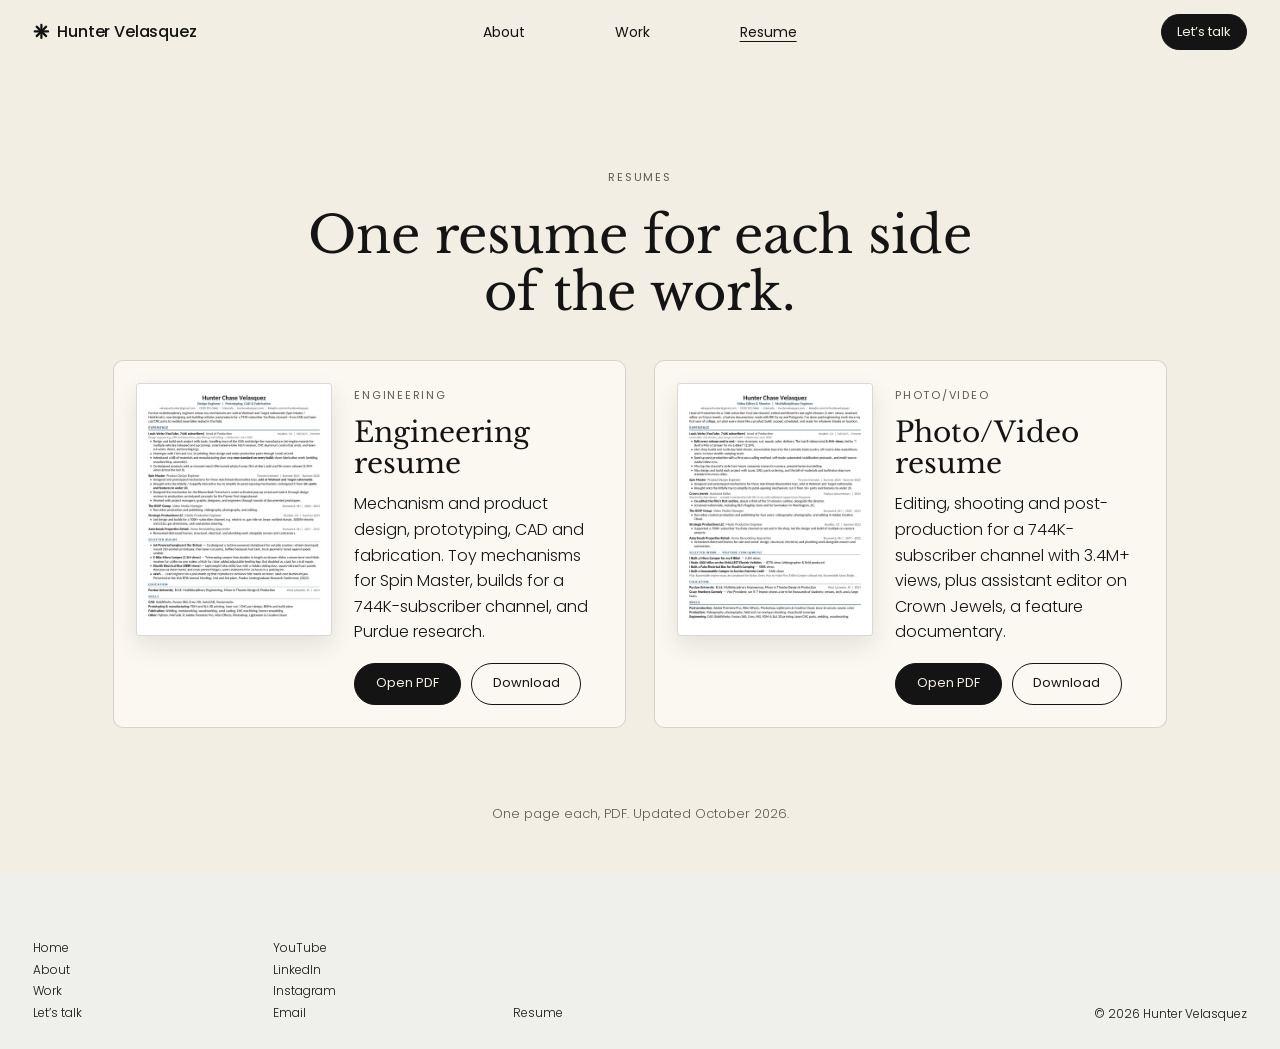
<file: resume/index.html>
<!doctype html>
<html lang="en">
<head>
<meta charset="utf-8">
<meta name="viewport" content="width=device-width, initial-scale=1">
<title>Resume | Hunter Velasquez</title>
<meta name="description" content="Engineering and Photo/Video resumes for Hunter Velasquez.">
<link rel="icon" href="/favicon.svg" type="image/svg+xml">
<link rel="preconnect" href="https://fonts.googleapis.com">
<link rel="preconnect" href="https://fonts.gstatic.com" crossorigin>
<link href="https://fonts.googleapis.com/css2?family=Libre+Baskerville:ital,wght@0,400;1,400&family=Poppins:wght@200;300;400;500&display=swap" rel="stylesheet">
<link rel="stylesheet" href="/assets/site.css?v=13">
</head>
<body class="resume">
<script>(function(){var m;try{m=localStorage.getItem('hv-mode')}catch(e){}var q=new URLSearchParams(location.search).get('mode');if(q)m=q;document.body.classList.toggle('film',m==='film');})();</script>
<header id="site-header"></header>
<main>
  <div class="page-top">
    <p class="label muted">Resumes</p>
    <h1 style="font-size:clamp(32px,4vw,56px);max-width:18ch;margin:.4em auto 0">One resume for each side of the work.</h1>
  </div>
  <div class="resumes">
    <article class="rcard">
      <a class="preview" href="/resume/Hunter_Velasquez_Resume_Engineering.pdf" target="_blank" rel="noopener" aria-label="Open the engineering resume">
        <img src="/media/img/resume-engineering-preview.jpg?v=13" alt="First page of the engineering resume"></a>
      <div class="meta">
        <p class="label muted">Engineering</p>
        <h2>Engineering resume</h2>
        <p>Mechanism and product design, prototyping, CAD and fabrication. Toy mechanisms for Spin Master, builds for a 744K-subscriber channel, and Purdue research.</p>
        <div class="btns">
          <a class="pill" href="/resume/Hunter_Velasquez_Resume_Engineering.pdf" target="_blank" rel="noopener">Open PDF</a>
          <a class="pill ghost" href="/resume/Hunter_Velasquez_Resume_Engineering.pdf" download>Download</a>
        </div>
      </div>
    </article>
    <article class="rcard">
      <a class="preview" href="/resume/Hunter_Velasquez_Resume_Photo-Video.pdf" target="_blank" rel="noopener" aria-label="Open the photo and video resume">
        <img src="/media/img/resume-photo-video-preview.jpg?v=13" alt="First page of the photo and video resume"></a>
      <div class="meta">
        <p class="label muted">Photo/Video</p>
        <h2>Photo/Video resume</h2>
        <p>Editing, shooting and post-production for a 744K-subscriber channel with 3.4M+ views, plus assistant editor on Crown Jewels, a feature documentary.</p>
        <div class="btns">
          <a class="pill" href="/resume/Hunter_Velasquez_Resume_Photo-Video.pdf" target="_blank" rel="noopener">Open PDF</a>
          <a class="pill ghost" href="/resume/Hunter_Velasquez_Resume_Photo-Video.pdf" download>Download</a>
        </div>
      </div>
    </article>
  </div>
  <p class="resume-note">One page each, PDF. Updated October 2026.</p>
</main>
<footer id="site-footer"></footer>
<script src="/assets/site.js?v=13"></script>
</body>
</html>
</file>
<file: assets/site.css>
/* Hunter Velasquez portfolio. One stylesheet for every page.
   Two themes: Engineering (light, sage) and Photo/Video (dark). body.film switches them. */

:root {
  --ink: #141414;
  --muted: #5f5a52;
  --line: rgba(20, 20, 20, .16);
  --bg: #ffffff;
  --bg-soft: #efefeb;
  --cream: #f3eee4;
  --night: #0d0d10;
  --sage: #bdd6a9;
  --serif: "Libre Baskerville", Georgia, "Times New Roman", serif;
  --sans: "Poppins", system-ui, -apple-system, "Segoe UI", sans-serif;
  --pad: clamp(16px, 2.6vw, 64px);
  --ease: cubic-bezier(.2, .7, .2, 1);
}
/* --mix blends the two themes: 0 = Engineering (light), 1 = Photo/Video (dark).
   Home sets it live from the switch (so the colors slide while you drag); other pages use body.film = 1. */
body { --mix: 0; }
body.film { --mix: 1; }
body {
  --m: calc(var(--mix) * 100%);
  --ink: color-mix(in srgb, #141414, #f3eee4 var(--m));
  --muted: color-mix(in srgb, #5f5a52, rgba(243, 238, 228, .68) var(--m));
  --line: color-mix(in srgb, rgba(20, 20, 20, .16), rgba(243, 238, 228, .22) var(--m));
  --bg: color-mix(in srgb, #ffffff, #0d0d10 var(--m));
  --bg-soft: color-mix(in srgb, #efefeb, #0d0d10 var(--m));
}

*, *::before, *::after { box-sizing: border-box; }
html { scroll-behavior: smooth; -webkit-text-size-adjust: 100%; }
body {
  margin: 0; background: var(--bg); color: var(--ink);
  font-family: var(--sans); font-weight: 300; font-size: 16px; line-height: 1.6;
  -webkit-font-smoothing: antialiased;
}
img, video { display: block; max-width: 100%; }
a { color: inherit; }
h1, h2, h3 { font-family: var(--serif); font-weight: 400; margin: 0; line-height: 1.12; }
p { margin: 0; }
button { font: inherit; color: inherit; }
:focus-visible { outline: 2px solid currentColor; outline-offset: 3px; }
.sr { position: absolute; width: 1px; height: 1px; overflow: hidden; clip: rect(0 0 0 0); white-space: nowrap; }

.label { font-size: clamp(11px, .78vw, 15px); letter-spacing: .16em; text-transform: uppercase; font-weight: 400; color: var(--ink); }
.label.muted { color: var(--muted); }
.pill {
  display: inline-flex; align-items: center; justify-content: center; gap: .5em;
  padding: .72em 1.6em; border-radius: 999px; border: 1px solid var(--ink);
  background: var(--ink); color: var(--bg); text-decoration: none; font-size: clamp(13px, .9vw, 16px);
  font-weight: 400; cursor: pointer; transition: opacity .2s ease, background-color .7s ease, color .7s ease;
}
.pill:hover { opacity: .82; }
.pill.ghost { background: transparent; color: var(--ink); }

/* swap fade for text that changes with the switch */
[data-k], [data-swap] { transition: opacity .22s ease; }
.swapping [data-k], .swapping [data-swap] { opacity: 0; }

/* ---------- header ---------- */
.site-header {
  position: fixed; inset: 0 0 auto 0; z-index: 50;
  display: grid; grid-template-columns: 1fr auto 1fr; align-items: center; gap: 24px;
  padding: 14px var(--pad); transition: background-color .35s ease, box-shadow .35s ease, color .7s ease;
}
.site-header.solid { background: color-mix(in srgb, var(--bg) 88%, transparent); backdrop-filter: blur(10px); -webkit-backdrop-filter: blur(10px); box-shadow: 0 1px 0 var(--line); }
.logo { display: inline-flex; align-items: center; gap: .45em; text-decoration: none; font-weight: 500; font-size: clamp(16px, 1.25vw, 22px); letter-spacing: -.01em; white-space: nowrap; }
.logo svg { width: 1.05em; height: 1.05em; fill: currentColor; }
.nav { display: flex; gap: clamp(24px, 7vw, 150px); }
.nav a { text-decoration: none; font-size: clamp(14px, 1vw, 18px); font-weight: 400; }
.nav a:hover, .nav a[aria-current="page"] { text-decoration: underline; text-underline-offset: 4px; }
.site-header .pill { justify-self: end; padding: .5em 1.15em; }
.menu-btn { display: none; justify-self: end; background: none; border: 0; width: 40px; height: 40px; cursor: pointer; }
.menu-btn span { display: block; height: 1.5px; background: currentColor; margin: 7px 8px; transition: transform .25s ease, opacity .25s ease; }
@media (max-width: 760px) {
  .site-header { grid-template-columns: 1fr auto; }
  .site-header .pill { display: none; }
  .menu-btn { display: block; }
  .nav { position: fixed; inset: 0; z-index: -1; flex-direction: column; justify-content: center; align-items: center; gap: 28px; background: var(--bg); opacity: 0; pointer-events: none; transition: opacity .25s ease; }
  .nav a { font-family: var(--serif); font-size: 34px; }
  .menu-open .nav { opacity: 1; pointer-events: auto; }
  .menu-open .menu-btn span:first-child { transform: translateY(4.25px) rotate(45deg); }
  .menu-open .menu-btn span:last-child { transform: translateY(-4.25px) rotate(-45deg); }
}

/* ---------- hero ---------- */
.hero { position: relative; min-height: 100vh; min-height: 100svh; display: grid; place-items: center; overflow: hidden; padding: 110px var(--pad) 90px; isolation: isolate; }
.hero-bg { position: absolute; inset: 0; z-index: -1; overflow: hidden;
  --glow: color-mix(in srgb, #b2d595, #6a2a10 var(--m));
  --glow2: color-mix(in srgb, #e4f5d2, #c2531a var(--m));
  --glow3: color-mix(in srgb, #94c27a, #3a1508 var(--m));
  --haze: color-mix(in srgb, rgba(244, 246, 240, .98), rgba(255, 140, 70, .22) var(--m));
  background: linear-gradient(180deg, color-mix(in srgb, #dadcd6, #0d0d10 var(--m)) 0%, color-mix(in srgb, #d3dacb, #0d0d10 var(--m)) 55%, color-mix(in srgb, #c4d8b2, #140b07 var(--m)) 100%); }
.hero-bg i { position: absolute; display: block; border-radius: 50%; will-change: transform, opacity; }
/* main glow: grows and shrinks like the old site's pulsing circle */
.hero-bg .g1 { width: 70vmin; height: 70vmin; left: calc(50% - 35vmin); top: calc(46% - 35vmin);
  background: radial-gradient(circle, var(--glow) 0, var(--glow) 48%, transparent 70%); animation: breathe 5.5s ease-in-out infinite; }
/* bright core drifting around inside the glow */
.hero-bg .g2 { width: 44vmin; height: 44vmin; left: calc(50% - 22vmin); top: calc(46% - 22vmin); opacity: .9; filter: blur(4vmin);
  background: radial-gradient(circle, var(--glow2) 0, transparent 68%); animation: orbit 11s linear infinite; }
/* deeper-toned blob circling the other way, so the color visibly shifts */
.hero-bg .g4 { width: 38vmin; height: 38vmin; left: calc(50% - 19vmin); top: calc(46% - 19vmin); opacity: .75; filter: blur(5vmin);
  background: radial-gradient(circle, var(--glow3) 0, transparent 68%); animation: orbit2 14s linear infinite; }
/* light pooling at the bottom edge */
.hero-bg .g3 { width: 100vmin; height: 38vmin; left: calc(50% - 50vmin); bottom: -14vmin;
  background: radial-gradient(ellipse, var(--haze) 0, transparent 68%); animation: swell 5.5s ease-in-out infinite; }
/* deeper green glow in both bottom corners, swelling together */
.hero-bg .c1, .hero-bg .c2 { width: calc(62vmax - 16vmax * var(--mix)); height: calc(41vmax - 11vmax * var(--mix)); bottom: calc(-24vmax + 4vmax * var(--mix));
  --corner: color-mix(in srgb, #8fbf72, #5c230c var(--m));
  background: radial-gradient(ellipse, var(--corner) 0, var(--corner) 22%, transparent 66%); animation: cornerSwell 5.5s ease-in-out infinite; }
.hero-bg .c1 { left: calc(-24vmax + 4vmax * var(--mix)); transform-origin: 20% 80%; }
.hero-bg .c2 { right: calc(-24vmax + 4vmax * var(--mix)); transform-origin: 80% 80%; }
@keyframes cornerSwell { 0%, 100% { transform: scale(.82); opacity: .55; } 50% { transform: scale(1.26); opacity: 1; } }
@keyframes breathe { 0%, 100% { transform: scale(.9); } 50% { transform: scale(1.16); } }
@keyframes orbit { from { transform: rotate(0deg) translateX(15vmin) rotate(0deg) scale(1); } 50% { transform: rotate(180deg) translateX(15vmin) rotate(-180deg) scale(1.2); } to { transform: rotate(360deg) translateX(15vmin) rotate(-360deg) scale(1); } }
@keyframes orbit2 { from { transform: rotate(360deg) translateX(13vmin) rotate(-360deg); } to { transform: rotate(0deg) translateX(13vmin) rotate(0deg); } }
@keyframes swell { 0%, 100% { transform: scale(.85, .8); opacity: .7; } 50% { transform: scale(1.3, 1.6); opacity: 1; } }
.hero-inner { display: flex; flex-direction: column; align-items: center; gap: clamp(28px, 4vh, 56px); text-align: center; }
.hero h1 { font-size: clamp(42px, 6.25vw, 112px); line-height: 1.12; max-width: 20ch; text-wrap: balance; }
.down { position: absolute; left: 50%; bottom: 22px; transform: translateX(-50%); width: 44px; height: 64px; display: grid; place-items: center; color: var(--ink); }
.down svg { width: 28px; height: 60px; stroke: currentColor; fill: none; stroke-width: 1.4; }

/* the Engineering / Photo-Video switch */
.switch { display: flex; align-items: center; gap: clamp(12px, 1.2vw, 20px); user-select: none; -webkit-user-select: none; }
.switch .side { font-size: clamp(10px, .72vw, 13px); letter-spacing: .16em; font-weight: 500; text-transform: uppercase; background: none; border: 0; padding: 6px 2px; cursor: pointer; color: var(--muted); transition: color .3s ease; }
.switch .side.on { color: var(--ink); }
.track { position: relative; width: clamp(88px, 6.4vw, 120px); aspect-ratio: 2 / 1; border-radius: 999px; background: color-mix(in srgb, #141414, #f3eee4 var(--m)); border: 0; padding: 0; cursor: grab; touch-action: none; box-shadow: 0 0 0 0 rgba(20, 20, 20, .35); animation: nudge 2.6s ease-out infinite; }
body.film .track { animation-name: nudgeFilm; }
.knob { position: absolute; top: 8%; left: 4%; height: 84%; aspect-ratio: 1; border-radius: 50%; background: color-mix(in srgb, #ffffff, #0d0d10 var(--m)); }
.track.dragging { cursor: grabbing; animation: none; }
@keyframes nudge { 0% { box-shadow: 0 0 0 0 rgba(20, 20, 20, .35); } 70% { box-shadow: 0 0 0 14px rgba(20, 20, 20, 0); } 100% { box-shadow: 0 0 0 0 rgba(20, 20, 20, 0); } }
@keyframes nudgeFilm { 0% { box-shadow: 0 0 0 0 rgba(243, 238, 228, .35); } 70% { box-shadow: 0 0 0 14px rgba(243, 238, 228, 0); } 100% { box-shadow: 0 0 0 0 rgba(243, 238, 228, 0); } }

/* ---------- sections ---------- */
section { position: relative; }
.wrap { padding: clamp(56px, 7vw, 120px) var(--pad); }

/* about */
.about { display: grid; grid-template-columns: minmax(0, 31%) minmax(0, 1fr); gap: clamp(24px, 3vw, 64px); align-items: start; }
.about h2 { font-size: clamp(40px, 4.2vw, 80px); margin: .25em 0 .55em; }
.about .intro { font-size: clamp(15px, 1.05vw, 20px); line-height: 1.6; }
.caps { margin-top: clamp(28px, 3vw, 48px); }
.caps .label { display: block; padding-bottom: .7em; border-bottom: 1px solid var(--line); margin-bottom: .4em; color: var(--muted); font-size: clamp(10px, .7vw, 13px); letter-spacing: .18em; }
.cap { padding: .8em 0 0; }
.cap h3 { font-size: clamp(19px, 1.45vw, 27px); line-height: 1.3; }
.cap p { font-size: clamp(13px, .9vw, 17px); color: var(--muted); line-height: 1.5; margin-top: .2em; }
.reel { position: relative; aspect-ratio: 16 / 9; border-radius: 6px; overflow: hidden; background: #0d0d10; }
.reel img, .reel video { position: absolute; inset: 0; width: 100%; height: 100%; object-fit: cover; }
.reel video { opacity: 0; transition: opacity .5s ease; }
.reel video.on { opacity: 1; }
@media (max-width: 860px) { .about { grid-template-columns: 1fr; } .about .reel { order: 2; } }

/* process */
.process { text-align: center; background: linear-gradient(180deg, color-mix(in srgb, var(--sage), #0d0d10 var(--m)) 0%, var(--bg-soft) 77%); perspective: 1000px; }
.process .stmt { font-family: var(--serif); font-size: clamp(26px, 2.9vw, 60px); line-height: 1.32; max-width: 24ch; margin: clamp(18px, 2vw, 32px) auto 0; text-wrap: balance; transform-style: preserve-3d; will-change: transform; }
.process hr { width: 64px; border: 0; border-top: 1px solid var(--ink); opacity: .5; margin: clamp(28px, 3vw, 48px) auto; }
.stats { display: grid; grid-template-columns: repeat(3, auto); justify-content: center; gap: clamp(28px, 8vw, 180px); }
.stat { display: flex; align-items: center; gap: .6em; text-align: left; }
.stat b { font-family: var(--serif); font-style: italic; font-weight: 400; font-size: clamp(36px, 3.4vw, 64px); line-height: 1; }
.stat span { font-size: clamp(12px, .85vw, 16px); line-height: 1.3; white-space: pre-line; }
@media (max-width: 700px) { .stats { grid-template-columns: 1fr; justify-items: center; gap: 22px; } }

/* case study */
.case { display: grid; grid-template-columns: minmax(0, 31%) minmax(0, 1fr); gap: clamp(24px, 3vw, 64px); align-items: start; }
.case .text { display: flex; flex-direction: column; gap: clamp(14px, 1.4vw, 24px); }
.case h2 { font-size: clamp(36px, 3.6vw, 72px); }
.case .text p { font-size: clamp(14px, .95vw, 18px); line-height: 1.6; }
.case .text .pill { align-self: flex-start; margin-top: 8px; }
.case .pic { position: relative; aspect-ratio: 2.35 / 1; border-radius: 4px; overflow: hidden; }
.case .pic img { position: absolute; inset: 0; width: 100%; height: 100%; object-fit: cover; }
@media (max-width: 860px) { .case { grid-template-columns: 1fr; } .case .text .pill { margin-top: 8px; } }

/* featured slider (always dark) */
.featured { background: #000; color: #f3eee4; }
.featured .head { display: flex; justify-content: space-between; align-items: center; padding-bottom: clamp(14px, 1.4vw, 24px); border-bottom: 1px solid rgba(243, 238, 228, .22); margin-bottom: clamp(24px, 2.6vw, 44px); }
.featured .label { color: #f3eee4; }
.featured .pill { background: #f3eee4; color: #000; border-color: #f3eee4; padding: .45em 1.2em; }
.slider { position: relative; }
.track-x { display: grid; grid-auto-flow: column; grid-auto-columns: clamp(280px, 46.5vw, 1100px); gap: clamp(12px, 1.2vw, 24px); overflow-x: auto; scroll-snap-type: x mandatory; scrollbar-width: none; padding-bottom: 4px; }
.track-x::-webkit-scrollbar { display: none; }
.slide { scroll-snap-align: start; text-decoration: none; color: inherit; cursor: pointer; }
.slide .media { position: relative; aspect-ratio: 16 / 9; border-radius: 6px; overflow: hidden; background: #111; }
.slide h3 { font-family: var(--sans); font-weight: 400; font-size: clamp(14px, 1vw, 19px); margin-top: .9em; }
.slide p { font-size: clamp(12px, .78vw, 15px); opacity: .8; }
.arrows { position: absolute; top: calc(clamp(280px, 46.5vw, 1100px) * 9 / 32); right: 0; left: 0; display: flex; justify-content: space-between; pointer-events: none; padding: 0 10px; }
.arrows button { pointer-events: auto; width: 44px; height: 44px; border-radius: 50%; border: 0; background: rgba(243, 238, 228, .9); color: #000; font-size: 22px; cursor: pointer; transform: translateY(-50%); }
.arrows button:disabled { opacity: 0; pointer-events: none; }

/* shared hover-play media (featured slides + work tiles) */
.hp { position: relative; overflow: hidden; }
.hp > img, .hp > video, .hp > iframe { position: absolute; inset: 0; width: 100%; height: 100%; object-fit: cover; border: 0; }
.hp > video, .hp > iframe { opacity: 0; transition: opacity .4s ease; pointer-events: none; }
.hp.playing > video.on, .hp.playing > iframe.on { opacity: 1; }
.hp .play { position: absolute; left: 50%; top: 50%; width: 44px; height: 44px; margin: -22px 0 0 -22px; border-radius: 50%; background: rgba(13, 13, 16, .55); display: grid; place-items: center; transition: opacity .3s ease; }
.hp .play::after { content: ""; border-left: 13px solid #fff; border-top: 8px solid transparent; border-bottom: 8px solid transparent; margin-left: 4px; }
.hp.playing .play { opacity: 0; }
.hp > img { transition: transform .6s var(--ease); }
a:hover .hp > img, button:hover .hp > img { transform: scale(1.025); }

/* contact + footer */
.contact { background: var(--bg-soft); }
.contact h2 { font-size: clamp(36px, 3.6vw, 72px); font-style: italic; display: flex; align-items: center; gap: .2em; }
.contact h2 svg { width: .8em; height: .8em; fill: currentColor; }
.contact .lede { margin-top: .9em; font-size: clamp(14px, 1vw, 19px); max-width: 26ch; }
.contact address { font-style: normal; margin-top: clamp(20px, 2vw, 36px); font-size: clamp(14px, .95vw, 18px); line-height: 1.7; }
.site-footer { background: var(--bg-soft); padding: clamp(36px, 5vw, 96px) var(--pad) clamp(20px, 2vw, 32px); display: grid; grid-template-columns: repeat(3, minmax(0, 220px)) 1fr; gap: 20px; align-items: end; font-size: clamp(12px, .8vw, 15px); }
.site-footer ul { list-style: none; margin: 0; padding: 0; line-height: 1.8; }
.site-footer a { text-decoration: none; }
.site-footer a:hover { text-decoration: underline; }
.site-footer .copy { justify-self: end; }
@media (max-width: 700px) { .site-footer { grid-template-columns: 1fr 1fr; } .site-footer .copy { justify-self: start; grid-column: 1 / -1; } }

/* ---------- inner pages (Work is dark, Resume is light) ---------- */
.page-top { padding: clamp(110px, 12vw, 200px) var(--pad) clamp(28px, 3vw, 56px); text-align: center; }
.page-top h1 { font-size: clamp(48px, 7vw, 132px); }
.page-top .label { margin-top: 1.4em; display: block; }
.filters { display: flex; flex-wrap: wrap; justify-content: center; gap: 8px; margin-top: clamp(22px, 2.4vw, 40px); }
.filters button { border: 1px solid var(--line); background: transparent; border-radius: 999px; padding: .55em 1.2em; font-size: clamp(12px, .8vw, 14px); letter-spacing: .08em; text-transform: uppercase; cursor: pointer; }
.filters button[aria-pressed="true"] { background: var(--ink); color: var(--bg); border-color: var(--ink); }
.grid { display: grid; grid-template-columns: repeat(4, minmax(0, 1fr)); gap: clamp(36px, 3vw, 56px) clamp(14px, 1.2vw, 24px); padding: 0 var(--pad) clamp(64px, 7vw, 120px); max-width: 1680px; margin: 0 auto; }
@media (max-width: 1100px) { .grid { grid-template-columns: repeat(3, minmax(0, 1fr)); } }
@media (max-width: 800px) { .grid { grid-template-columns: repeat(2, minmax(0, 1fr)); } }
@media (max-width: 480px) { .grid { grid-template-columns: 1fr; } }
.tile { display: block; text-align: left; background: none; border: 0; padding: 0; cursor: pointer; color: inherit; }
.tile .hp { aspect-ratio: 16 / 9; border-radius: 4px; background: #1a1a1d; }
.tile h3 { font-family: var(--sans); font-weight: 400; font-size: clamp(14px, .95vw, 17px); margin-top: .85em; line-height: 1.35; }
.tile .label { font-size: clamp(10px, .62vw, 12px); margin-top: .35em; display: block; }
.tile[hidden] { display: none; }

/* project viewer (dialog) */
.viewer { position: fixed; inset: 0; z-index: 100; display: grid; place-items: center; background: rgba(0, 0, 0, .72); opacity: 0; pointer-events: none; transition: opacity .25s ease; }
.viewer.open { opacity: 1; pointer-events: auto; }
.vbox { --bg: #f3eee4; --ink: #141414; --muted: #6b665d; --line: rgba(20, 20, 20, .14);
  position: relative; width: min(1320px, 94vw); height: min(840px, 88vh); background: var(--bg); color: var(--ink); border-radius: 6px; overflow: hidden;
  display: grid; grid-template-columns: minmax(0, 1.75fr) minmax(300px, 1fr); transform: translateY(12px); transition: transform .3s var(--ease); }
.viewer.open .vbox { transform: none; }
.stage { position: relative; background: #0f0f0f; display: flex; flex-direction: column; min-height: 0; }
.view { position: relative; flex: 1; min-height: 0; display: flex; align-items: center; justify-content: center; overflow: hidden; }
.view img, .view video, .view iframe { width: 100%; height: 100%; object-fit: contain; display: block; border: 0; }
.vnav { position: absolute; top: 50%; transform: translateY(-50%); width: 44px; height: 44px; border-radius: 50%; border: 0; background: rgba(243, 238, 228, .92); color: #141414; font-size: 22px; line-height: 44px; cursor: pointer; z-index: 2; }
.vnav.prev { left: 14px; } .vnav.next { right: 14px; }
.thumbs { display: flex; gap: 8px; padding: 10px 12px 12px; justify-content: center; flex-wrap: wrap; }
.thumbs button { width: 78px; aspect-ratio: 16 / 9; border: 2px solid transparent; border-radius: 4px; padding: 0; background: #222 center / cover no-repeat; cursor: pointer; opacity: .55; position: relative; }
.thumbs button:hover { opacity: .85; }
.thumbs button.on { border-color: #f3eee4; opacity: 1; }
.thumbs button.vid::after { content: "\25B6"; position: absolute; inset: 0; display: grid; place-items: center; color: #fff; font-size: 13px; text-shadow: 0 0 6px rgba(0, 0, 0, .8); }
.info { padding: 56px 40px 36px; overflow: auto; display: flex; flex-direction: column; gap: 14px; }
.info .cat { font-size: 12px; letter-spacing: .16em; text-transform: uppercase; color: var(--muted); }
.info h2 { font-size: clamp(26px, 2.6vw, 38px); }
.info .short { font-size: 15px; color: var(--muted); padding-bottom: 6px; border-bottom: 1px solid var(--line); }
.info .body { font-size: 15px; line-height: 1.65; white-space: pre-line; }
.info .note { font-size: 13px; line-height: 1.55; color: #3d3a34; background: rgba(20, 20, 20, .05); border-left: 3px solid var(--ink); padding: 10px 14px; border-radius: 2px; }
.info .h3 { font-size: 11px; letter-spacing: .16em; text-transform: uppercase; color: var(--muted); margin-top: 8px; }
.info ul { padding-left: 18px; margin: 0; font-size: 14.5px; line-height: 1.55; display: flex; flex-direction: column; gap: 6px; }
.chips { display: flex; flex-wrap: wrap; gap: 6px; }
.chips span { font-size: 12px; line-height: 1; padding: 7px 11px; border: 1px solid var(--line); border-radius: 999px; background: #fbf8f2; }
.tabs { display: flex; gap: 4px; padding: 4px; border: 1px solid var(--line); border-radius: 999px; align-self: flex-start; }
.tabs button { border: 0; background: transparent; color: var(--muted); font-size: 11px; font-weight: 500; letter-spacing: .14em; text-transform: uppercase; padding: 9px 14px; border-radius: 999px; cursor: pointer; }
.tabs button.on { background: var(--ink); color: var(--bg); }
.info .pill { align-self: flex-start; margin-top: 6px; }
.vclose { position: absolute; top: 12px; right: 12px; z-index: 5; width: 40px; height: 40px; border-radius: 50%; border: 1px solid var(--line); background: var(--bg); color: var(--ink); font-size: 22px; line-height: 36px; cursor: pointer; }
.hide { display: none !important; }
@media (max-width: 760px) {
  .vbox { width: 100vw; height: 100vh; height: 100dvh; border-radius: 0; display: block; overflow: auto; }
  .view { aspect-ratio: 16 / 9; flex: none; }
  .info { padding: 22px 20px 40px; overflow: visible; }
  .thumbs button { width: 64px; }
}
body.lock { overflow: hidden; }

/* resume page */
.resumes { display: grid; grid-template-columns: 1fr 1fr; gap: 28px; max-width: 1120px; margin: 0 auto; padding: 0 var(--pad) clamp(56px, 6vw, 96px); }
.rcard { background: color-mix(in srgb, #fbf8f2, #17171b var(--m)); border: 1px solid var(--line); border-radius: 10px; padding: 22px; display: grid; grid-template-columns: minmax(150px, 42%) 1fr; gap: 22px; align-items: start; }
.rcard .preview { display: block; border: 1px solid var(--line); border-radius: 4px; overflow: hidden; box-shadow: 0 10px 24px rgba(20, 20, 20, .10); transition: transform .2s ease, box-shadow .2s ease; background: #fff; }
.rcard .preview:hover { transform: translateY(-3px); box-shadow: 0 16px 32px rgba(20, 20, 20, .16); }
.rcard .preview img { width: 100%; aspect-ratio: 8.5 / 11; object-fit: cover; object-position: top; }
.rcard .meta { display: flex; flex-direction: column; gap: 12px; padding-top: 4px; }
.rcard h2 { font-size: 28px; }
.rcard .btns { display: flex; flex-wrap: wrap; gap: 10px; margin-top: 6px; }
.resume-note { text-align: center; font-size: 13px; color: var(--muted); padding-bottom: 48px; }
@media (max-width: 860px) { .resumes { grid-template-columns: 1fr; } }
@media (max-width: 520px) { .rcard { grid-template-columns: 96px 1fr; gap: 14px; padding: 14px; } .rcard h2 { font-size: 22px; } }

@media (prefers-reduced-motion: reduce) {
  *, *::before, *::after { animation: none !important; transition-duration: .01ms !important; scroll-behavior: auto !important; }
}

/* resume page: cream on the Engineering side, dark on Photo/Video */
body.resume { --bg: color-mix(in srgb, #f3eee4, #0d0d10 var(--m)); }
</file>
